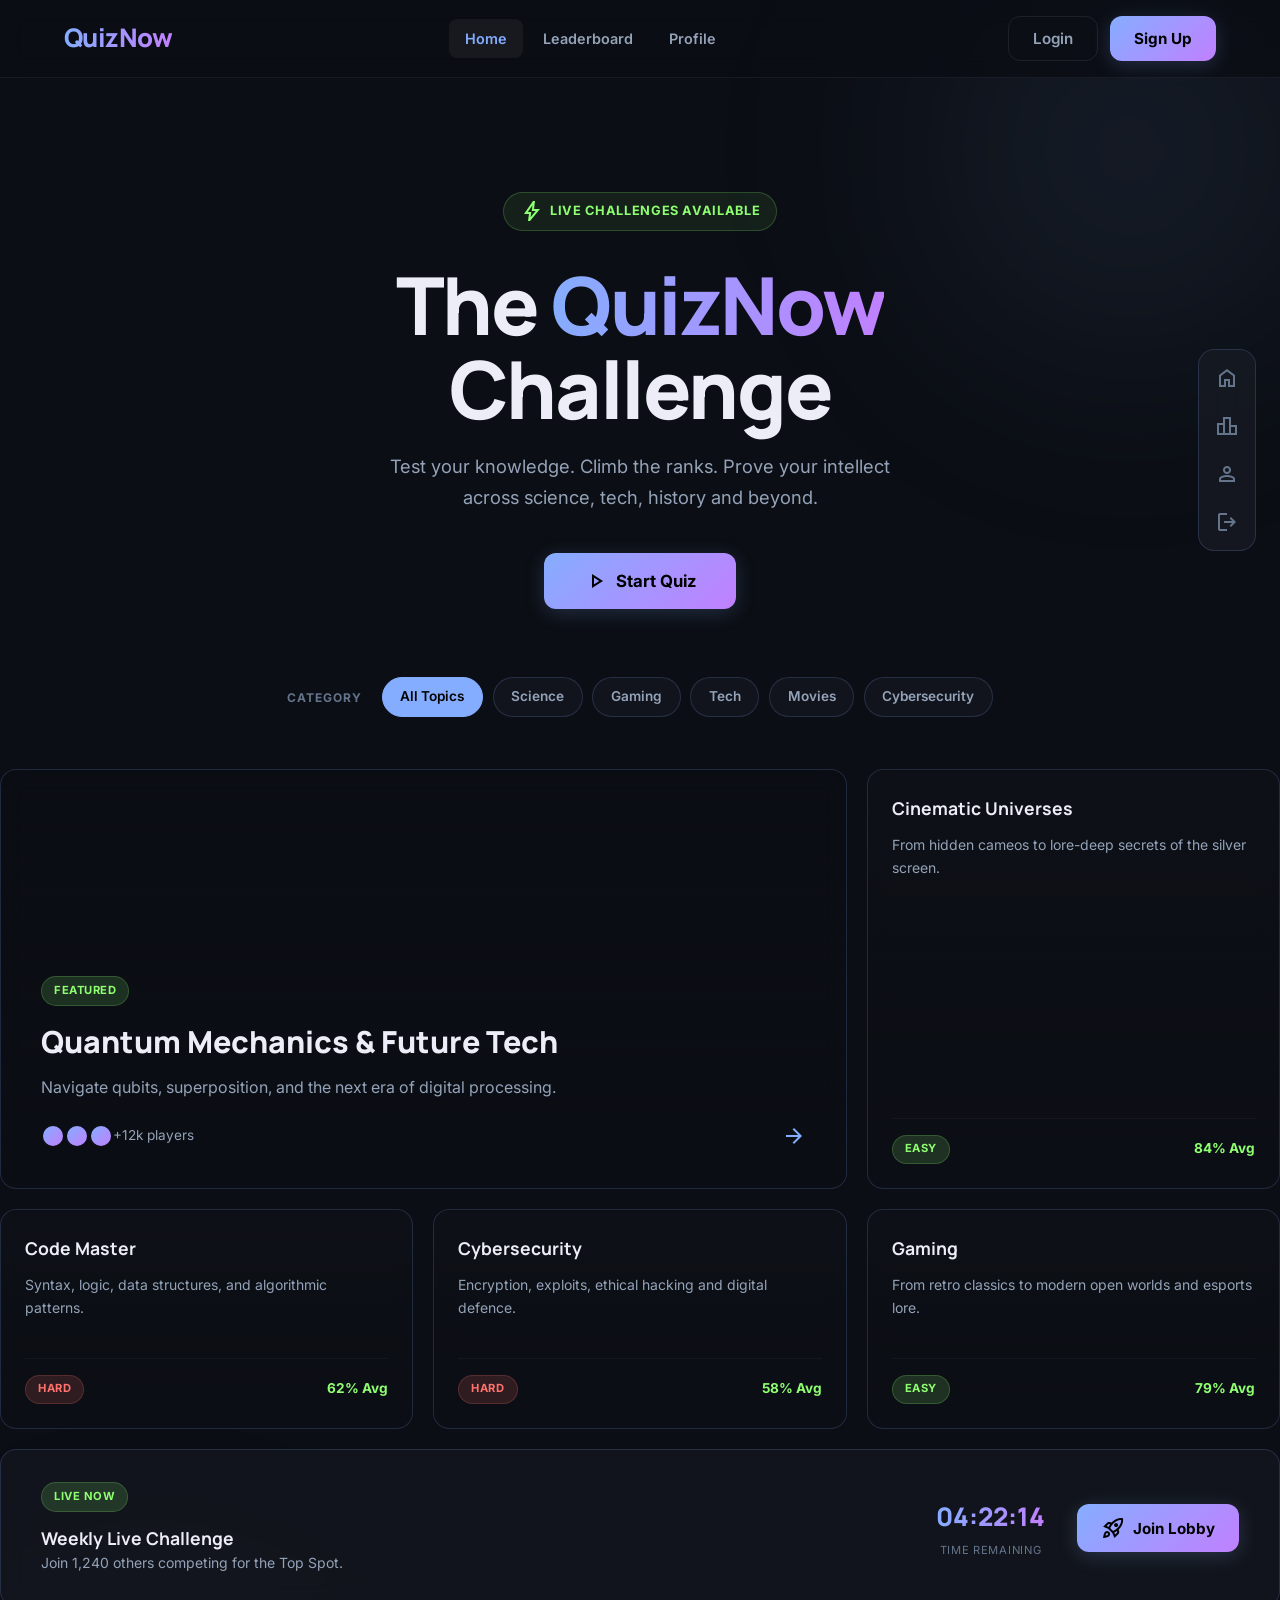
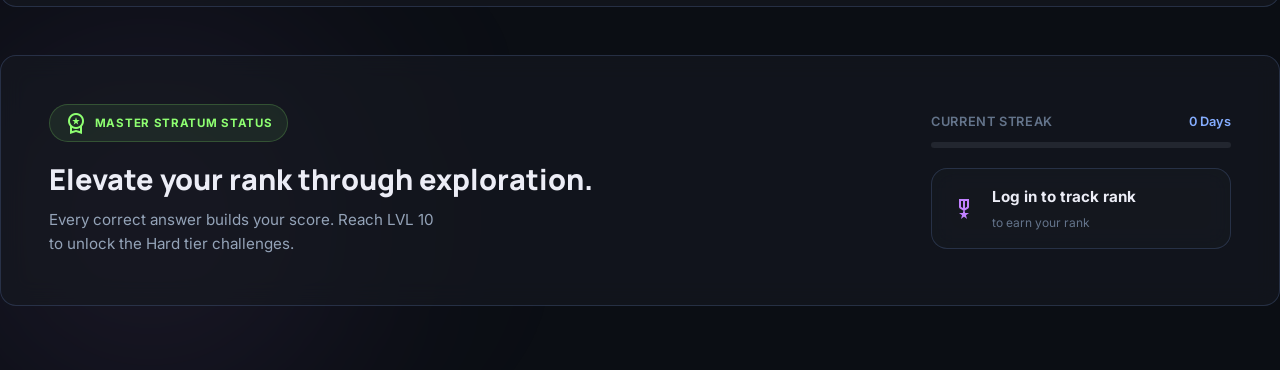
<file: index.html>
<!DOCTYPE html>
<html lang="en">

<head>
    <meta charset="UTF-8">
    <meta name="viewport" content="width=device-width, initial-scale=1.0">
    <title>QuizNow | Challenge Your Intellect</title>
    <link rel="stylesheet" href="style.css">
    <link rel="preconnect" href="https://fonts.googleapis.com">
    <link rel="preconnect" href="https://fonts.gstatic.com" crossorigin>
    <link
        href="https://fonts.googleapis.com/css2?family=Manrope:wght@400;700;800&family=Inter:wght@400;500;600;700&display=swap"
        rel="stylesheet">
    <link
        href="https://fonts.googleapis.com/css2?family=Material+Symbols+Outlined:opsz,wght,FILL,GRAD@20..48,100..700,0..1,-50..200"
        rel="stylesheet">
</head>

<body>

    <!-- Header -->
    <header id="main-header">
        <div class="container header-content">
            <a href="#" onclick="showView('home'); return false;" class="logo gradient-text">QuizNow</a>
            <nav class="desktop-nav hidden" id="desktop-nav">
                <a href="#" class="nav-link" data-view="home" onclick="showView('home'); return false;">Home</a>
                <a href="#" class="nav-link" data-view="leaderboard"
                    onclick="showView('leaderboard'); return false;">Leaderboard</a>
                <a href="#" class="nav-link" data-view="profile"
                    onclick="showView('profile'); return false;">Profile</a>
            </nav>
            <div class="header-right">
                <div class="auth-buttons" id="auth-buttons">
                    <button class="btn btn-ghost" onclick="showView('auth'); switchAuthTab('login')">Login</button>
                    <button class="btn btn-primary glow-hover" onclick="showView('auth'); switchAuthTab('signup')">Sign
                        Up</button>
                </div>
                <div class="user-info hidden" id="user-info">
                    <span class="user-pts" id="header-pts">LVL 1 &bull; 0 PTS</span>
                    <div class="header-avatar" id="header-avatar" onclick="showView('profile')" style="cursor:pointer">
                    </div>
                </div>
            </div>
        </div>
    </header>

    <main>

        <!-- HOME VIEW -->
        <section id="home-view" class="view">
            <div class="glow-blob blob-primary blob-tr"></div>
            <div class="glow-blob blob-secondary blob-bl"></div>

            <div class="container">
                <div class="hero">
                    <div class="hero-badge">
                        <span class="material-symbols-outlined">bolt</span>
                        Live Challenges Available
                    </div>
                    <h1>The <span class="gradient-text">QuizNow</span><br>Challenge</h1>
                    <p>Test your knowledge. Climb the ranks. Prove your intellect across science, tech, history and
                        beyond.</p>
                    <button class="btn btn-primary btn-large glow-hover" onclick="startQuizFromHome()">
                        <span class="material-symbols-outlined">play_arrow</span>
                        Start Quiz
                    </button>
                </div>

                <div class="filters">
                    <div class="filter-row">
                        <div class="filter-label">Category</div>
                        <div class="category-scroll" id="category-chips">
                            <div class="chip active" data-cat="all">All Topics</div>
                            <div class="chip" data-cat="science">Science</div>
                            <div class="chip" data-cat="gaming">Gaming</div>
                            <div class="chip" data-cat="tech">Tech</div>
                            <div class="chip" data-cat="movies">Movies</div>
                            <div class="chip" data-cat="cybersecurity">Cybersecurity</div>
                        </div>
                    </div>
                </div>
            </div>

            <div class="bento-grid">
                <!-- Quantum -->
                <div class="glass bento-card featured-card glow-hover" data-cat="science"
                    onclick="setCategory('science'); startQuizFromHome()">

                    <div class="featured-overlay"></div>
                    <div class="featured-content">
                        <span class="badge badge-tertiary">Featured</span>
                        <h2 class="card-title">Quantum Mechanics &amp; Future Tech</h2>
                        <p class="card-desc">Navigate qubits, superposition, and the next era of digital processing.
                        </p>
                        <div class="featured-meta">
                            <div class="participant-stack">
                                <div class="part-dot"></div>
                                <div class="part-dot"></div>
                                <div class="part-dot"></div>
                                <span>+12k players</span>
                            </div>
                            <span class="material-symbols-outlined arrow-icon">arrow_forward</span>
                        </div>
                    </div>
                </div>

                <!-- Movies -->
                <div class="glass bento-card side-card glow-hover bg-cinema" data-cat="movies" style="min-height:220px"
                    onclick="setCategory('movies'); startQuizFromHome()">

                    <h3 class="card-title-sm">Cinematic Universes</h3>
                    <p class="card-desc-sm">From hidden cameos to lore-deep secrets of the silver screen.</p>
                    <div class="card-foot">
                        <span class="badge badge-tertiary">Easy</span>
                        <span class="card-avg">84% Avg</span>
                    </div>
                </div>

                <!-- Code -->
                <div class="glass bento-card side-card glow-hover bg-code" data-cat="tech" style="min-height:220px"
                    onclick="setCategory('tech'); startQuizFromHome()">
                    <h3 class="card-title-sm">Code Master</h3>
                    <p class="card-desc-sm">Syntax, logic, data structures, and algorithmic patterns.</p>
                    <div class="card-foot">
                        <span class="badge badge-error">Hard</span>
                        <span class="card-avg">62% Avg</span>
                    </div>
                </div>

                <!-- Cybersecurity -->
                <div class="glass bento-card side-card glow-hover bg-cyber" data-cat="cybersecurity"
                    style="min-height:220px" onclick="setCategory('cybersecurity'); startQuizFromHome()">
                    <h3 class="card-title-sm">Cybersecurity</h3>
                    <p class="card-desc-sm">Encryption, exploits, ethical hacking and digital defence.</p>
                    <div class="card-foot">
                        <span class="badge badge-error">Hard</span>
                        <span class="card-avg">58% Avg</span>
                    </div>
                </div>

                <!-- Gaming -->
                <div class="glass bento-card side-card glow-hover bg-gaming" data-cat="gaming" style="min-height:220px"
                    onclick="setCategory('gaming'); startQuizFromHome()">
                    <h3 class="card-title-sm">Gaming</h3>
                    <p class="card-desc-sm">From retro classics to modern open worlds and esports lore.</p>
                    <div class="card-foot">
                        <span class="badge badge-tertiary">Easy</span>
                        <span class="card-avg">79% Avg</span>
                    </div>
                </div>

                <!-- Wide Card -->
                <div class="glass bento-card wide-card glow-hover" data-cat="all">
                    <div class="wide-card-info">
                        <span class="badge badge-tertiary">Live Now</span>
                        <h3 class="card-title-sm" style="margin-top:0.75rem">Weekly Live Challenge</h3>
                        <p class="card-desc-sm">Join 1,240 others competing for the Top Spot.</p>
                    </div>
                    <div class="wide-card-right">
                        <div class="live-timer">
                            <div class="gradient-text live-time" id="live-countdown">04:22:15</div>
                            <div class="live-label">Time Remaining</div>
                        </div>
                        <button class="btn btn-primary" onclick="startQuizFromHome()">
                            <span class="material-symbols-outlined">rocket_launch</span>
                            Join Lobby
                        </button>
                    </div>
                </div>
            </div>

            <!-- Achievement Strip -->
            <div class="glass achievement-strip">
                <div class="achievement-left">
                    <div class="ach-tag">
                        <span class="material-symbols-outlined">workspace_premium</span>
                        Master Stratum Status
                    </div>
                    <h2 class="ach-headline">Elevate your rank through exploration.</h2>
                    <p class="ach-sub">Every correct answer builds your score. Reach LVL 10 to unlock the Hard tier
                        challenges.</p>
                </div>
                <div class="achievement-right">
                    <div class="streak-info">
                        <div class="streak-row">
                            <span class="streak-label">Current Streak</span>
                            <span class="streak-val" id="home-streak">0 Days</span>
                        </div>
                        <div class="progress-track">
                            <div class="progress-bar-fill" id="home-streak-bar" style="width:0%"></div>
                        </div>
                    </div>
                    <div class="glass top-badge-card">
                        <span class="material-symbols-outlined top-badge-icon">military_tech</span>
                        <div>
                            <div class="top-badge-title" id="home-rank-label">Start playing</div>
                            <div class="top-badge-sub">to earn your rank</div>
                        </div>
                    </div>
                </div>
            </div>
            </div>
        </section>

        <!-- ========== AUTH VIEW ========== -->
        <section id="auth-view" class="view hidden auth-section">
            <div class="glow-blob blob-primary blob-tr"></div>
            <div class="glow-blob blob-secondary blob-bl"></div>
            <div class="auth-card glass-high" id="authCard">
                <div class="auth-logo-wrap">
                    <div class="logo gradient-text" style="font-size:2rem">QuizNow</div>
                    <p class="auth-tagline">Your intellect. Your rank. Your legacy.</p>
                </div>
                <div class="tab-switcher">
                    <div class="tab-indicator" id="tabIndicator"></div>
                    <button class="tab-btn active" onclick="switchAuthTab('login')">Login</button>
                    <button class="tab-btn" onclick="switchAuthTab('signup')">Sign Up</button>
                </div>
                <div class="auth-forms-wrapper">
                    <div class="auth-forms-container" id="authFormsContainer">
                        <!-- Login Form -->
                        <form id="loginForm" class="auth-form" onsubmit="handleAuth(event,'login')">
                            <div class="input-group" id="login-email-group">
                                <label>Email Address</label>
                                <div class="input-wrapper">
                                    <span class="material-symbols-outlined input-icon">mail</span>
                                    <input type="email" class="auth-input" id="login-email"
                                        placeholder="name@example.com" required>
                                </div>
                                <span class="error-msg" id="login-email-err">Please enter a valid email.</span>
                            </div>
                            <div class="input-group" id="login-pass-group">
                                <label>Password</label>
                                <div class="input-wrapper">
                                    <span class="material-symbols-outlined input-icon">lock</span>
                                    <input type="password" class="auth-input" id="login-pass"
                                        placeholder="&bull;&bull;&bull;&bull;&bull;&bull;&bull;&bull;" required>
                                    <span class="material-symbols-outlined password-toggle"
                                        onclick="togglePassword(this)">visibility_off</span>
                                </div>
                                <a href="#" class="auth-link" style="align-self:flex-end">Forgot Password?</a>
                                <span class="error-msg" id="login-pass-err">Incorrect password.</span>
                            </div>
                            <div class="auth-error-banner hidden" id="login-banner">
                                <span class="material-symbols-outlined">error</span>
                                <span id="login-banner-msg">Invalid credentials.</span>
                            </div>
                            <button type="submit" class="btn btn-primary glow-hover btn-full">
                                <span class="btn-text">Login</span>
                                <div class="spinner"></div>
                            </button>
                            <div class="divider">or continue with</div>
                            <button type="button" class="btn btn-google btn-full" onclick="handleGoogleAuth()">
                                <span class="material-symbols-outlined">account_circle</span>
                                Continue with Google
                            </button>
                        </form>
                        <!-- Signup Form -->
                        <form id="signupForm" class="auth-form" onsubmit="handleAuth(event,'signup')">
                            <div class="input-group" id="signup-user-group">
                                <label>Username</label>
                                <div class="input-wrapper">
                                    <span class="material-symbols-outlined input-icon">person</span>
                                    <input type="text" class="auth-input" id="signup-user"
                                        placeholder="Choose a username" required minlength="3">
                                </div>
                                <span class="error-msg" id="signup-user-err">Username must be at least 3
                                    characters.</span>
                            </div>
                            <div class="input-group" id="signup-email-group">
                                <label>Email Address</label>
                                <div class="input-wrapper">
                                    <span class="material-symbols-outlined input-icon">mail</span>
                                    <input type="email" class="auth-input" id="signup-email"
                                        placeholder="name@example.com" required>
                                </div>
                                <span class="error-msg" id="signup-email-err">Please enter a valid email.</span>
                            </div>
                            <div class="input-group" id="signup-pass-group">
                                <label>Password</label>
                                <div class="input-wrapper">
                                    <span class="material-symbols-outlined input-icon">lock</span>
                                    <input type="password" class="auth-input" id="signup-pass"
                                        placeholder="&bull;&bull;&bull;&bull;&bull;&bull;&bull;&bull;" required
                                        minlength="6">
                                    <span class="material-symbols-outlined password-toggle"
                                        onclick="togglePassword(this)">visibility_off</span>
                                </div>
                                <span class="error-msg" id="signup-pass-err">Password must be at least 6
                                    characters.</span>
                            </div>
                            <div class="input-group" id="signup-confirm-group">
                                <label>Confirm Password</label>
                                <div class="input-wrapper">
                                    <span class="material-symbols-outlined input-icon">lock_reset</span>
                                    <input type="password" class="auth-input" id="signup-confirm"
                                        placeholder="&bull;&bull;&bull;&bull;&bull;&bull;&bull;&bull;" required>
                                    <span class="material-symbols-outlined password-toggle"
                                        onclick="togglePassword(this)">visibility_off</span>
                                </div>
                                <span class="error-msg" id="signup-confirm-err">Passwords do not match.</span>
                            </div>
                            <div class="auth-error-banner hidden" id="signup-banner">
                                <span class="material-symbols-outlined">error</span>
                                <span id="signup-banner-msg">Something went wrong.</span>
                            </div>
                            <button type="submit" class="btn btn-primary glow-hover btn-full">
                                <span class="btn-text">Create Account</span>
                                <div class="spinner"></div>
                            </button>
                            <div class="divider">or continue with</div>
                            <button type="button" class="btn btn-google btn-full" onclick="handleGoogleAuth()">
                                <span class="material-symbols-outlined">account_circle</span>
                                Continue with Google
                            </button>
                        </form>
                    </div>
                </div>
            </div>
        </section>

        <!-- ========== QUIZ VIEW ========== -->
        <section id="quiz-view" class="view hidden quiz-section">
            <div class="container quiz-container-wrap">
                <div class="glass-high quiz-container">
                    <div class="glow-blob blob-primary"
                        style="top:-200px;right:-200px;width:400px;height:400px;opacity:0.3"></div>
                    <div class="glow-blob blob-secondary"
                        style="bottom:-200px;left:-200px;width:400px;height:400px;opacity:0.3"></div>

                    <!-- Top Bar -->
                    <div class="quiz-top-bar">
                        <button class="exit-btn" onclick="toggleExitModal(true)">
                            <span class="material-symbols-outlined">close</span>
                        </button>
                        <div class="progress-info">
                            <div class="progress-labels">
                                <span id="progress-text">Question 1 of 10</span>
                                <span id="progress-pct" class="gradient-text">10%</span>
                            </div>
                            <div class="progress-track">
                                <div class="progress-bar-fill" id="progress-bar" style="width:10%"></div>
                            </div>
                        </div>
                        <div class="timer-pill" id="timer-pill">
                            <span class="material-symbols-outlined">timer</span>
                            <span id="timer-text">30s</span>
                        </div>
                    </div>

                    <!-- Score display -->
                    <div class="quiz-score-row">
                        <div class="score-chip">
                            <span class="material-symbols-outlined">stars</span>
                            <span id="live-score">0 pts</span>
                        </div>
                        <div class="streak-chip" id="streak-chip">
                            <span class="material-symbols-outlined">local_fire_department</span>
                            <span id="live-streak">0 streak</span>
                        </div>
                    </div>

                    <!-- Question -->
                    <div class="question-block">
                        <div class="question-category-tag" id="question-cat-tag">General</div>
                        <div class="question-text" id="question-display">Loading question...</div>
                    </div>

                    <!-- Options -->
                    <div class="options-grid" id="options-grid"></div>

                    <!-- Explanation -->
                    <div class="explanation-panel" id="explanation-panel">
                        <div class="explanation-header">
                            <span class="material-symbols-outlined">lightbulb</span>
                            <strong>Explanation</strong>
                        </div>
                        <p class="explanation-text" id="explanation-text"></p>
                    </div>

                    <!-- Footer -->
                    <div class="quiz-footer">
                        <div class="bonus-text">
                            <span class="material-symbols-outlined">bolt</span>
                            Answer in under 15s for bonus points!
                        </div>
                        <button class="btn btn-primary glow-hover" id="next-btn" onclick="nextQuestion()" disabled>
                            Next Question
                            <span class="material-symbols-outlined">arrow_forward</span>
                        </button>
                    </div>
                </div>
            </div>
        </section>

        <!-- ========== RESULTS VIEW ========== -->
        <section id="results-view" class="view hidden">
            <div class="glow-blob blob-primary blob-tr"></div>
            <div class="glow-blob blob-secondary blob-bl"></div>
            <div class="container">
                <div class="results-layout">
                    <!-- Main Column -->
                    <div class="results-main">
                        <!-- Hero Score Card -->
                        <div class="glass-high results-hero">
                            <div class="donut-wrap">
                                <div class="donut-ring" id="donut-ring">
                                    <div class="donut-inner">
                                        <span class="donut-pct" id="donut-pct">0%</span>
                                        <span class="donut-label">Accuracy</span>
                                    </div>
                                </div>
                            </div>
                            <div class="results-hero-info">
                                <h1 class="results-title" id="results-title">Quiz Complete!</h1>
                                <p class="results-subtitle" id="results-subtitle">Here's how you did.</p>
                                <div class="results-chips">
                                    <div class="result-chip">
                                        <span class="result-chip-val" id="res-time">0s</span>
                                        <span class="result-chip-label">Time</span>
                                    </div>
                                    <div class="result-chip">
                                        <span class="result-chip-val" id="res-correct"
                                            style="color:var(--tertiary)">0/10</span>
                                        <span class="result-chip-label">Correct</span>
                                    </div>
                                    <div class="result-chip">
                                        <span class="result-chip-val" id="res-streak"
                                            style="color:var(--secondary)">0</span>
                                        <span class="result-chip-label">Best Streak</span>
                                    </div>
                                    <div class="result-chip">
                                        <span class="result-chip-val" id="res-pts"
                                            style="color:var(--primary)">+0</span>
                                        <span class="result-chip-label">Points Earned</span>
                                    </div>
                                </div>
                            </div>
                        </div>

                        <!-- Per-question Review -->
                        <div class="review-header">
                            <h2 class="section-title"><span class="material-symbols-outlined">analytics</span>
                                Performance Review</h2>
                            <span class="review-sub">All questions analyzed</span>
                        </div>
                        <div id="review-list" class="review-list"></div>
                    </div>

                    <!-- Sidebar -->
                    <aside class="results-sidebar">
                        <!-- Leaderboard -->
                        <div class="glass-high sidebar-card">
                            <div class="sidebar-card-header">
                                <h3>Global Rankings</h3>
                                <span class="material-symbols-outlined">leaderboard</span>
                            </div>
                            <div id="results-leaderboard-list" class="mini-lb-list"></div>
                            <button class="btn btn-secondary btn-full" style="margin-top:1.5rem"
                                onclick="showView('leaderboard')">
                                View Full Rankings
                            </button>
                        </div>

                        <!-- Restart Card -->
                        <div class="restart-card">
                            <div class="restart-card-inner glass-high">
                                <span class="material-symbols-outlined restart-icon">rocket_launch</span>
                                <h3 class="restart-title">Ready to Ascend?</h3>
                                <p class="restart-sub">Beat your score and climb the ranks.</p>
                                <button class="btn btn-primary glow-hover btn-full btn-large" onclick="restartQuiz()">
                                    <span class="material-symbols-outlined">replay</span>
                                    Restart Quiz
                                </button>
                                <button class="btn btn-ghost btn-full" onclick="showView('home')"
                                    style="margin-top:0.75rem">
                                    Back to Home
                                </button>
                            </div>
                        </div>
                    </aside>
                </div>
            </div>
        </section>

        <!-- ========== LEADERBOARD VIEW ========== -->
        <section id="leaderboard-view" class="view hidden">
            <div class="glow-blob blob-primary blob-tr"></div>
            <div class="container">
                <div class="leaderboard-header">
                    <h1><span class="gradient-text">Global Leaderboard</span></h1>
                    <p>Top minds across the QuizNow universe</p>
                </div>

                <!-- Podium -->
                <div class="podium-container" id="podium-container"></div>

                <div class="lb-body">
                    <!-- Rankings Table -->
                    <div class="glass-high rankings-panel">
                        <div class="rankings-table-wrap">
                            <table class="rankings-table">
                                <thead>
                                    <tr>
                                        <th>Rank</th>
                                        <th>Player</th>
                                        <th>Score</th>
                                        <th>Accuracy</th>
                                        <th>Streak</th>
                                        <th>Category</th>
                                    </tr>
                                </thead>
                                <tbody id="lb-table-body"></tbody>
                            </table>
                        </div>
                        <div class="load-more-wrap">
                            <button class="btn btn-secondary" onclick="loadMoreLeaderboard()">Load More</button>
                        </div>
                    </div>

                    <!-- Personal Stats -->
                    <aside class="glass-high personal-stats">
                        <h3 class="sidebar-card-title">Your Stats</h3>
                        <div class="ps-item">
                            <span class="ps-label">Global Rank</span>
                            <span class="ps-val gradient-text" id="ps-rank">#--</span>
                        </div>
                        <div class="ps-item">
                            <span class="ps-label">Total Score</span>
                            <span class="ps-val" id="ps-score">0</span>
                        </div>
                        <div class="ps-item">
                            <span class="ps-label">Best Streak</span>
                            <span class="ps-val" id="ps-streak">0</span>
                        </div>
                        <div class="ps-item">
                            <span class="ps-label">Quizzes Done</span>
                            <span class="ps-val" id="ps-count">0</span>
                        </div>
                        <div class="ps-milestone">
                            <span class="ps-label">Next Milestone</span>
                            <div class="progress-track" style="margin-top:0.75rem">
                                <div class="progress-bar-fill" id="ps-milestone-bar" style="width:0%"></div>
                            </div>
                            <div class="milestone-labels">
                                <span>Current</span>
                                <span>Pro Level</span>
                            </div>
                        </div>
                        <button class="btn btn-primary btn-full" style="margin-top:1.5rem"
                            onclick="showView('profile')">
                            View Profile
                        </button>
                    </aside>
                </div>
            </div>
        </section>

        <!-- ========== PROFILE VIEW ========== -->
        <section id="profile-view" class="view hidden">
            <div class="glow-blob blob-primary blob-tr"></div>
            <div class="glow-blob blob-secondary blob-bl"></div>
            <div class="container">
                <!-- Profile Hero -->
                <div class="glass-high profile-hero">
                    <div class="profile-avatar-lg" id="profile-avatar-lg"></div>
                    <div class="profile-details">
                        <h1 class="profile-name" id="profile-name">Username</h1>
                        <div class="profile-lvl-row">
                            <span class="lvl-badge" id="profile-lvl-badge">LVL 1</span>
                            <div class="xp-bar-wrap">
                                <div class="xp-labels">
                                    <span id="xp-cur">0 XP</span>
                                    <span id="xp-max">5000 XP</span>
                                </div>
                                <div class="progress-track">
                                    <div class="progress-bar-fill" id="xp-bar" style="width:0%"></div>
                                </div>
                            </div>
                        </div>
                        <div class="profile-meta-row">
                            <span class="meta-chip"><span class="material-symbols-outlined">calendar_today</span><span
                                    id="profile-join">Joined March 2026</span></span>
                            <span class="meta-chip"><span class="material-symbols-outlined">quiz</span><span
                                    id="profile-quiz-count">0 Quizzes</span></span>
                        </div>
                    </div>
                    <div class="profile-actions">
                        <button class="btn btn-secondary btn-sm">
                            <span class="material-symbols-outlined">edit</span> Edit Profile
                        </button>
                        <button class="btn btn-ghost btn-sm logout-btn" onclick="toggleLogoutModal(true)">
                            <span class="material-symbols-outlined">logout</span> Logout
                        </button>
                    </div>
                </div>

                <!-- Stats Grid -->
                <div class="stats-grid">
                    <div class="glass-high stat-card">
                        <span class="stat-val primary-val" id="p-total-score">0</span>
                        <span class="stat-lbl">Total Score</span>
                    </div>
                    <div class="glass-high stat-card">
                        <span class="stat-val secondary-val" id="p-accuracy">0%</span>
                        <span class="stat-lbl">Accuracy</span>
                    </div>
                    <div class="glass-high stat-card">
                        <span class="stat-val tertiary-val" id="p-streak">0</span>
                        <span class="stat-lbl">Best Streak</span>
                    </div>
                    <div class="glass-high stat-card">
                        <span class="stat-val gold-val" id="p-rank">#--</span>
                        <span class="stat-lbl">Global Rank</span>
                    </div>
                </div>

                <!-- Achievements -->
                <h3 class="section-title">
                    <span class="material-symbols-outlined">military_tech</span> Achievements
                </h3>
                <div class="achievements-row" id="achievements-list"></div>

                <!-- Quiz History -->
                <h3 class="section-title" style="margin-top:3rem">
                    <span class="material-symbols-outlined">history</span> Quiz History
                </h3>
                <div class="glass-high history-panel">
                    <div id="history-list"></div>
                </div>
            </div>
        </section>

    </main>

    <!-- BOTTOM NAV (mobile) -->
    <nav class="bottom-nav" id="bottom-nav">
        <a href="#" class="nav-item" data-view="home" onclick="showView('home'); return false;">
            <span class="material-symbols-outlined">home</span>
            <span>Home</span>
        </a>
        <a href="#" class="nav-item" data-view="leaderboard" onclick="showView('leaderboard'); return false;">
            <span class="material-symbols-outlined">leaderboard</span>
            <span>Ranks</span>
        </a>
        <a href="#" class="nav-item" data-view="profile" onclick="showView('profile'); return false;">
            <span class="material-symbols-outlined">person</span>
            <span>Profile</span>
        </a>
    </nav>

    <!-- SIDE NAV (desktop) -->
    <div class="side-nav" id="side-nav">
        <button class="side-btn" title="Home" onclick="showView('home')"><span
                class="material-symbols-outlined">home</span></button>
        <button class="side-btn" title="Leaderboard" onclick="showView('leaderboard')"><span
                class="material-symbols-outlined">leaderboard</span></button>
        <button class="side-btn" title="Profile" onclick="showView('profile')"><span
                class="material-symbols-outlined">person</span></button>
        <button class="side-btn" title="Exit Quiz" onclick="toggleExitModal(true)"><span
                class="material-symbols-outlined">logout</span></button>
    </div>

    <!-- EXIT MODAL -->
    <div class="modal-overlay hidden" id="exit-modal">
        <div class="glass-high modal-box">
            <span class="material-symbols-outlined modal-icon" style="color:var(--error)">warning</span>
            <h2 class="modal-title">Quit Quiz?</h2>
            <p class="modal-desc">Your progress will be lost. Are you sure?</p>
            <div class="modal-actions">
                <button class="btn btn-ghost" onclick="toggleExitModal(false)">Keep Playing</button>
                <button class="btn btn-primary" onclick="exitQuiz()"
                    style="background:var(--error);box-shadow:0 4px 15px rgba(255,113,108,0.3)">Exit Quiz</button>
            </div>
        </div>
    </div>

    <!-- LOGOUT MODAL -->
    <div class="modal-overlay hidden" id="logout-modal">
        <div class="glass-high modal-box">
            <span class="material-symbols-outlined modal-icon" style="color:var(--error)">logout</span>
            <h2 class="modal-title">Sign Out?</h2>
            <p class="modal-desc">Are you sure you want to logout of QuizNow?</p>
            <div class="modal-actions">
                <button class="btn btn-ghost" onclick="toggleLogoutModal(false)">Cancel</button>
                <button class="btn btn-primary" onclick="handleLogout()"
                    style="background:var(--error);box-shadow:0 4px 15px rgba(255,113,108,0.3)">Logout</button>
            </div>
        </div>
    </div>

    <!-- TOAST -->
    <div class="toast hidden" id="toast">
        <span class="material-symbols-outlined" id="toast-icon">check_circle</span>
        <span id="toast-msg">Success!</span>
    </div>

    <script src="script.js"></script>
</body>

</html>
</file>
<file: style.css>
/* ==========================================
   QUIZNOW - COMPLETE STYLESHEET
   ========================================== */

:root {
    --bg: #0b0e14;
    --surface: #0f1219;
    --surface-container: #161a21;
    --surface-high: #1c2028;
    --surface-highest: #22262f;
    --primary: #85adff;
    --primary-dim: #5191ff;
    --secondary: #c180ff;
    --tertiary: #8eff71;
    --error: #ff716c;
    --gold: #fbbf24;
    --silver: #94a3b8;
    --bronze: #b45309;
    --text: #ecedf6;
    --text-muted: #94a3b8;
    --text-faint: #64748b;
    --glass-bg: rgba(22, 26, 33, 0.65);
    --glass-bg-high: rgba(22, 26, 33, 0.88);
    --glass-border: rgba(133, 173, 255, 0.18);
    --font-head: 'Manrope', sans-serif;
    --font-body: 'Inter', sans-serif;
    --ease: cubic-bezier(0.4, 0, 0.2, 1);
    --transition: all 0.3s var(--ease);
    --radius: 1rem;
    --radius-sm: 0.75rem;
    --radius-full: 9999px;
}

/* ========== RESET ========== */
*,
*::before,
*::after {
    margin: 0;
    padding: 0;
    box-sizing: border-box;
    -webkit-font-smoothing: antialiased;
}

html {
    scroll-behavior: smooth;
}

body {
    background: var(--bg);
    color: var(--text);
    font-family: var(--font-body);
    min-height: 100vh;
    overflow-x: hidden;
    line-height: 1.6;
}

a {
    text-decoration: none;
}

/* ========== UTILITIES ========== */
.hidden {
    display: none !important;
}

.container {
    max-width: 1200px;
    margin: 0 auto;
    padding: 0 1.5rem;
}

.gradient-text {
    background: linear-gradient(90deg, var(--primary), var(--secondary));
    -webkit-background-clip: text;
    -webkit-text-fill-color: transparent;
    background-clip: text;
}

.glass {
    background: var(--glass-bg);
    backdrop-filter: blur(12px);
    -webkit-backdrop-filter: blur(12px);
    border: 0.5px solid var(--glass-border);
    border-radius: var(--radius);
}

.glass-high {
    background: var(--glass-bg-high);
    backdrop-filter: blur(20px);
    -webkit-backdrop-filter: blur(20px);
    border: 1px solid var(--glass-border);
    border-radius: var(--radius);
}

.glow-hover {
    transition: var(--transition);
}

.glow-hover:hover {
    box-shadow: 0 0 24px rgba(133, 173, 255, 0.25);
    transform: translateY(-2px);
}

.glow-blob {
    position: absolute;
    border-radius: 50%;
    filter: blur(100px);
    pointer-events: none;
    z-index: 0;
}

.blob-primary {
    background: radial-gradient(circle, rgba(133, 173, 255, 0.12) 0%, transparent 70%);
    width: 600px;
    height: 600px;
}

.blob-secondary {
    background: radial-gradient(circle, rgba(193, 128, 255, 0.12) 0%, transparent 70%);
    width: 600px;
    height: 600px;
}

.blob-tr {
    top: -150px;
    right: -150px;
}

.blob-bl {
    bottom: -150px;
    left: -150px;
}

/* ========== BUTTONS ========== */
.btn {
    display: inline-flex;
    align-items: center;
    justify-content: center;
    gap: 0.5rem;
    padding: 0.75rem 1.5rem;
    border-radius: var(--radius-sm);
    font-family: var(--font-body);
    font-weight: 600;
    font-size: 0.95rem;
    cursor: pointer;
    border: none;
    transition: var(--transition);
    position: relative;
    overflow: hidden;
}

.btn:active {
    transform: scale(0.97);
}

.btn:disabled {
    opacity: 0.5;
    cursor: not-allowed;
    transform: none !important;
}

.btn-primary {
    background: linear-gradient(135deg, var(--primary), var(--secondary));
    color: #000;
    font-weight: 700;
    box-shadow: 0 4px 20px rgba(133, 173, 255, 0.2);
}

.btn-primary:hover:not(:disabled) {
    box-shadow: 0 6px 30px rgba(133, 173, 255, 0.4);
    transform: translateY(-2px);
}

.btn-secondary {
    background: var(--surface-high);
    color: var(--text);
    border: 1px solid rgba(255, 255, 255, 0.08);
}

.btn-secondary:hover {
    background: var(--surface-highest);
}

.btn-ghost {
    background: transparent;
    color: var(--text-muted);
    border: 1px solid rgba(255, 255, 255, 0.08);
}

.btn-ghost:hover {
    color: var(--text);
    background: rgba(255, 255, 255, 0.04);
}

.btn-google {
    background: var(--surface-high);
    color: var(--text);
    border: 1px solid rgba(255, 255, 255, 0.08);
}

.btn-google:hover {
    background: var(--surface-highest);
}

.btn-large {
    padding: 1rem 2.5rem;
    font-size: 1.05rem;
}

.btn-full {
    width: 100%;
}

.btn-sm {
    padding: 0.55rem 1rem;
    font-size: 0.85rem;
}

/* Spinner inside btn */
.spinner {
    width: 18px;
    height: 18px;
    border: 2px solid rgba(0, 0, 0, 0.2);
    border-top-color: #000;
    border-radius: 50%;
    animation: spin 0.7s linear infinite;
    display: none;
}

.btn-loading .spinner {
    display: block;
}

.btn-loading .btn-text {
    display: none;
}

@keyframes spin {
    to {
        transform: rotate(360deg);
    }
}

/* ========== BADGES ========== */
.badge {
    display: inline-flex;
    align-items: center;
    gap: 0.3rem;
    padding: 0.3rem 0.75rem;
    border-radius: var(--radius-full);
    font-size: 0.7rem;
    font-weight: 700;
    text-transform: uppercase;
    letter-spacing: 0.05em;
}

.badge-primary {
    background: rgba(133, 173, 255, 0.15);
    color: var(--primary);
    border: 1px solid rgba(133, 173, 255, 0.2);
}

.badge-secondary {
    background: rgba(193, 128, 255, 0.15);
    color: var(--secondary);
    border: 1px solid rgba(193, 128, 255, 0.2);
}

.badge-tertiary {
    background: rgba(142, 255, 113, 0.15);
    color: var(--tertiary);
    border: 1px solid rgba(142, 255, 113, 0.2);
}

.badge-error {
    background: rgba(255, 113, 108, 0.15);
    color: var(--error);
    border: 1px solid rgba(255, 113, 108, 0.2);
}

/* ========== PROGRESS ========== */
.progress-track {
    height: 6px;
    background: var(--surface-highest);
    border-radius: var(--radius-full);
    overflow: hidden;
}

.progress-bar-fill {
    height: 100%;
    background: linear-gradient(90deg, var(--tertiary), #4ade80);
    border-radius: var(--radius-full);
    transition: width 0.6s var(--ease);
    box-shadow: 0 0 8px rgba(142, 255, 113, 0.4);
}

/* ========== HEADER ========== */
header {
    position: fixed;
    top: 0;
    left: 0;
    right: 0;
    z-index: 100;
    padding: 1rem 0;
    background: rgba(11, 14, 20, 0.85);
    backdrop-filter: blur(12px);
    border-bottom: 1px solid rgba(255, 255, 255, 0.06);
}

.header-content {
    display: flex;
    align-items: center;
    justify-content: space-between;
    gap: 1rem;
}

.logo {
    font-family: var(--font-head);
    font-size: 1.6rem;
    font-weight: 800;
    letter-spacing: -0.02em;
}

.desktop-nav {
    display: flex;
    gap: 0.25rem;
}

.nav-link {
    padding: 0.5rem 1rem;
    border-radius: 0.5rem;
    color: var(--text-muted);
    font-weight: 600;
    font-size: 0.9rem;
    transition: var(--transition);
}

.nav-link:hover,
.nav-link.active {
    color: var(--text);
    background: rgba(255, 255, 255, 0.05);
}

.nav-link.active {
    color: var(--primary);
}

.header-right {
    display: flex;
    align-items: center;
    gap: 1rem;
}

.auth-buttons {
    display: flex;
    gap: 0.75rem;
}

.user-info {
    display: flex;
    align-items: center;
    gap: 0.75rem;
}

.user-pts {
    color: var(--primary);
    font-weight: 700;
    font-size: 0.9rem;
}

.header-avatar {
    width: 38px;
    height: 38px;
    border-radius: 50%;
    background: linear-gradient(135deg, var(--primary), var(--secondary));
    display: flex;
    align-items: center;
    justify-content: center;
    font-family: var(--font-head);
    font-weight: 800;
    font-size: 0.85rem;
    color: #000;
    border: 2px solid rgba(133, 173, 255, 0.3);
}

/* ========== VIEWS ========== */
.view {
    position: relative;
    min-height: 100vh;
    overflow: hidden;
}

/* ========== HOME VIEW ========== */
#home-view {
    padding-top: 5rem;
}

.hero {
    text-align: center;
    padding: 7rem 0 4rem;
    position: relative;
}

.hero-badge {
    display: inline-flex;
    align-items: center;
    gap: 0.4rem;
    padding: 0.4rem 1rem;
    background: rgba(142, 255, 113, 0.08);
    border: 1px solid rgba(142, 255, 113, 0.2);
    border-radius: var(--radius-full);
    color: var(--tertiary);
    font-size: 0.8rem;
    font-weight: 700;
    text-transform: uppercase;
    letter-spacing: 0.05em;
    margin-bottom: 2rem;
}

.hero h1 {
    font-family: var(--font-head);
    font-size: clamp(2.2rem, 10vw, 5rem);
    font-weight: 800;
    line-height: 1.05;
    letter-spacing: -0.03em;
    margin-bottom: 1.25rem;
}

.hero p {
    color: var(--text-muted);
    font-size: 1.15rem;
    max-width: 560px;
    margin: 0 auto 2.5rem;
    line-height: 1.7;
}

/* Filters */
.filters {
    display: flex;
    flex-direction: column;
    gap: 1.25rem;
    margin-bottom: 3rem;
    align-items: center;
}

.filter-row {
    display: flex;
    align-items: center;
    gap: 1.25rem;
    flex-wrap: wrap;
    justify-content: center;
}

.filter-label {
    font-size: 0.75rem;
    font-weight: 700;
    text-transform: uppercase;
    letter-spacing: 0.08em;
    color: var(--text-faint);
    white-space: nowrap;
}

.category-scroll {
    display: flex;
    gap: 0.6rem;
    overflow-x: auto;
    scrollbar-width: none;
    padding: 0.25rem 1.5rem;
    margin: 0 -1.5rem;
    -webkit-overflow-scrolling: touch;
}

.category-scroll::-webkit-scrollbar {
    display: none;
}

.chip {
    padding: 0.5rem 1.1rem;
    border-radius: var(--radius-full);
    font-size: 0.85rem;
    font-weight: 600;
    cursor: pointer;
    white-space: nowrap;
    transition: var(--transition);
    background: var(--glass-bg);
    border: 1px solid var(--glass-border);
    color: var(--text-muted);
}

.chip:hover {
    color: var(--text);
    border-color: rgba(133, 173, 255, 0.3);
}

.chip.active {
    background: var(--primary);
    color: #000;
    border-color: var(--primary);
}

.difficulty-toggle {
    display: flex;
    background: var(--surface-container);
    padding: 0.25rem;
    border-radius: var(--radius-sm);
    border: 1px solid rgba(255, 255, 255, 0.05);
}

.toggle-btn {
    padding: 0.45rem 1.25rem;
    border: none;
    background: transparent;
    color: var(--text-faint);
    font-weight: 600;
    font-size: 0.85rem;
    cursor: pointer;
    border-radius: 0.5rem;
    transition: var(--transition);
}

.toggle-btn.active {
    background: var(--surface-high);
    color: var(--text);
}

/* Bento Grid */
.bento-grid {
    display: grid;
    grid-template-columns: repeat(12, 1fr);
    gap: 1.25rem;
    margin-bottom: 3rem;
}

.bento-card {
    cursor: pointer;
    transition: var(--transition);
    overflow: hidden;
    position: relative;
}

.bento-card:hover {
    transform: translateY(-3px);
}

.featured-card {
    grid-column: span 8;
    min-height: 420px;
    display: flex;
    flex-direction: column;
    justify-content: flex-end;
    background: linear-gradient(to top, rgba(11, 14, 20, 0.95) 0%, rgba(11, 14, 20, 0.6) 50%, transparent 100%),
        url('https://images.unsplash.com/photo-1635070041078-e363dbe005cb?auto=format&fit=crop&q=80&w=1200') center/cover;
}

.featured-content {
    padding: 2.5rem;
    position: relative;
    z-index: 2;
}

.featured-content h2 {
    font-family: var(--font-head);
    font-size: 1.9rem;
    font-weight: 800;
    margin: 0.75rem 0 0.5rem;
}

.featured-content p {
    color: var(--text-muted);
    margin-bottom: 1.5rem;
}

.featured-meta {
    display: flex;
    align-items: center;
    justify-content: space-between;
}

.participant-stack {
    display: flex;
    align-items: center;
    gap: 0.5rem;
    color: var(--text-muted);
    font-size: 0.85rem;
}

.part-dot {
    width: 24px;
    height: 24px;
    border-radius: 50%;
    background: linear-gradient(135deg, var(--primary), var(--secondary));
    border: 2px solid var(--bg);
    margin-right: -8px;
}

.arrow-icon {
    color: var(--primary);
    font-size: 1.5rem;
    transition: transform 0.3s;
}

.featured-card:hover .arrow-icon {
    transform: translateX(4px);
}

.side-card {
    grid-column: span 4;
    padding: 1.75rem;
    display: flex;
    flex-direction: column;
    gap: 0.75rem;
}

.icon-box {
    width: 44px;
    height: 44px;
    border-radius: 0.75rem;
    background: rgba(133, 173, 255, 0.1);
    display: flex;
    align-items: center;
    justify-content: center;
    color: var(--primary);
    margin-bottom: 0.25rem;
}

.secondary-icon {
    background: rgba(193, 128, 255, 0.1);
    color: var(--secondary);
}

.card-title-sm {
    font-family: var(--font-head);
    font-size: 1.1rem;
    font-weight: 700;

}

.card-desc-sm {
    color: var(--text-muted);
    font-size: 0.875rem;
    flex: 1;
}

.card-foot {
    display: flex;
    justify-content: space-between;
    align-items: center;
    margin-top: auto;
    padding-top: 1rem;
    border-top: 1px solid rgba(255, 255, 255, 0.04);
}

.card-avg {
    font-weight: 700;
    color: var(--tertiary);
    font-size: 0.85rem;
}

.wide-card {
    grid-column: span 12;
    padding: 2rem 2.5rem;
    display: flex;
    align-items: center;
    justify-content: space-between;
    gap: 2rem;
}

.wide-card-info {
    flex: 1;
}

.wide-card-right {
    display: flex;
    align-items: center;
    gap: 2rem;
    flex-shrink: 0;
}

.live-timer {
    text-align: center;
}

.live-time {
    font-family: var(--font-head);
    font-size: 1.6rem;
    font-weight: 800;
}

.live-label {
    font-size: 0.7rem;
    color: var(--text-faint);
    text-transform: uppercase;
    letter-spacing: 0.06em;
    margin-top: 0.25rem;
}

/* Achievement Strip */
.achievement-strip {
    padding: 3rem;
    display: flex;
    align-items: center;
    gap: 4rem;
    margin-bottom: 4rem;
    position: relative;
    overflow: hidden;
}

.achievement-left {
    flex: 1;
}

.ach-tag {
    display: inline-flex;
    align-items: center;
    gap: 0.4rem;
    padding: 0.35rem 0.9rem;
    background: rgba(142, 255, 113, 0.08);
    border: 1px solid rgba(142, 255, 113, 0.2);
    border-radius: var(--radius-full);
    color: var(--tertiary);
    font-size: 0.72rem;
    font-weight: 700;
    text-transform: uppercase;
    letter-spacing: 0.06em;
    margin-bottom: 1.25rem;
}

.ach-headline {
    font-family: var(--font-head);
    font-size: 1.8rem;
    font-weight: 800;
    line-height: 1.2;
    margin-bottom: 0.75rem;
}

.ach-sub {
    color: var(--text-muted);
    font-size: 0.95rem;
    max-width: 400px;
}

.achievement-right {
    width: 300px;
    flex-shrink: 0;
    display: flex;
    flex-direction: column;
    gap: 1.25rem;
}

.streak-row {
    display: flex;
    justify-content: space-between;
    margin-bottom: 0.6rem;
    font-size: 0.8rem;
    font-weight: 600;
}

.streak-label {
    color: var(--text-faint);
    text-transform: uppercase;
    letter-spacing: 0.05em;
}

.streak-val {
    color: var(--primary);
}

.top-badge-card {
    display: flex;
    align-items: center;
    gap: 1rem;
    padding: 1rem 1.25rem;
}

.top-badge-icon {
    color: var(--secondary);
    font-size: 1.75rem;
}

.top-badge-title {
    font-weight: 700;
    font-size: 0.95rem;
}

.top-badge-sub {
    color: var(--text-faint);
    font-size: 0.75rem;
    margin-top: 0.2rem;
}

/* ========== AUTH VIEW ========== */
.auth-section {
    display: flex;
    align-items: center;
    justify-content: center;
    padding: 5rem 1.5rem 2rem;
}

.auth-card {
    width: 100%;
    max-width: 460px;
    padding: 2.5rem;
}

.auth-logo-wrap {
    text-align: center;
    margin-bottom: 2rem;
}

.auth-tagline {
    color: var(--text-muted);
    font-size: 0.9rem;
    margin-top: 0.4rem;
}

/* Tab Switcher */
.tab-switcher {
    display: flex;
    position: relative;
    background: var(--surface-container);
    padding: 0.3rem;
    border-radius: var(--radius-sm);
    margin-bottom: 2rem;
}

.tab-btn {
    flex: 1;
    padding: 0.7rem;
    border: none;
    background: transparent;
    color: var(--text-faint);
    font-weight: 600;
    font-size: 0.9rem;
    cursor: pointer;
    transition: color 0.2s;
    z-index: 2;
    position: relative;
}

.tab-btn.active {
    color: var(--text);
}

.tab-indicator {
    position: absolute;
    bottom: 0.3rem;
    left: 0.3rem;
    height: calc(100% - 0.6rem);
    width: calc(50% - 0.3rem);
    background: var(--surface-high);
    border-radius: 0.5rem;
    transition: transform 0.35s var(--ease);
    z-index: 1;
}

.tab-indicator::after {
    content: '';
    position: absolute;
    bottom: 0;
    left: 25%;
    right: 25%;
    height: 2px;
    background: linear-gradient(90deg, var(--primary), var(--secondary));
    border-radius: 2px;
}

/* Auth Forms */
.auth-forms-wrapper {
    overflow: hidden;
}

.auth-forms-container {
    display: flex;
    width: 200%;
    transition: transform 0.4s var(--ease);
}

.auth-form {
    width: 50%;
    display: flex;
    flex-direction: column;
    gap: 1.25rem;
}

.input-group {
    display: flex;
    flex-direction: column;
    gap: 0.45rem;
}

.input-group label {
    font-size: 0.82rem;
    font-weight: 600;
    color: var(--text-muted);
}

.input-wrapper {
    position: relative;
    display: flex;
    align-items: center;
}

.input-icon {
    position: absolute;
    left: 0.9rem;
    color: var(--text-faint);
    font-size: 1.1rem;
    pointer-events: none;
}

.auth-input {
    width: 100%;
    padding: 0.8rem 2.75rem;
    background: rgba(255, 255, 255, 0.03);
    border: 1px solid rgba(133, 173, 255, 0.12);
    border-radius: var(--radius-sm);
    color: var(--text);
    font-family: var(--font-body);
    font-size: 0.95rem;
    transition: var(--transition);
}

.auth-input:focus {
    outline: none;
    border-color: var(--primary);
    box-shadow: 0 0 0 3px rgba(133, 173, 255, 0.1);
}

.auth-input::placeholder {
    color: var(--text-faint);
}

.password-toggle {
    position: absolute;
    right: 0.9rem;
    color: var(--text-faint);
    cursor: pointer;
    font-size: 1.1rem;
    transition: color 0.2s;
}

.password-toggle:hover {
    color: var(--text);
}

.auth-link {
    color: var(--primary);
    font-size: 0.82rem;
    font-weight: 600;
    transition: color 0.2s;
}

.auth-link:hover {
    color: var(--secondary);
}

/* Validation */
.input-group.has-error .auth-input {
    border-color: var(--error);
    box-shadow: 0 0 0 3px rgba(255, 113, 108, 0.1);
}

.input-group.has-success .auth-input {
    border-color: var(--tertiary);
    box-shadow: 0 0 0 3px rgba(142, 255, 113, 0.1);
}

.error-msg {
    font-size: 0.75rem;
    color: var(--error);
    display: none;
}

.input-group.has-error .error-msg {
    display: block;
}

.auth-error-banner {
    display: flex;
    align-items: center;
    gap: 0.5rem;
    padding: 0.75rem 1rem;
    background: rgba(255, 113, 108, 0.1);
    border: 1px solid rgba(255, 113, 108, 0.25);
    border-radius: 0.75rem;
    color: var(--error);
    font-size: 0.85rem;
}

.divider {
    display: flex;
    align-items: center;
    gap: 1rem;
    color: var(--text-faint);
    font-size: 0.8rem;
    margin: 0.25rem 0;
}

.divider::before,
.divider::after {
    content: '';
    flex: 1;
    height: 1px;
    background: rgba(255, 255, 255, 0.06);
}

/* ========== QUIZ VIEW ========== */
.quiz-section {
    padding: 5rem 0 2rem;
    min-height: 100vh;
    display: flex;
    align-items: flex-start;
}

.quiz-container-wrap {
    width: 100%;
    padding-top: 2rem;
}

.quiz-container {
    max-width: 900px;
    margin: 0 auto;
    padding: 2.5rem;
    position: relative;
    overflow: hidden;
}

/* Top Bar */
.quiz-top-bar {
    display: flex;
    align-items: center;
    gap: 1.25rem;
    margin-bottom: 1.5rem;
}

.exit-btn {
    width: 36px;
    height: 36px;
    border-radius: 50%;
    border: 1px solid rgba(255, 255, 255, 0.1);
    background: var(--surface-container);
    color: var(--text-muted);
    cursor: pointer;
    display: flex;
    align-items: center;
    justify-content: center;
    flex-shrink: 0;
    transition: var(--transition);
}

.exit-btn:hover {
    border-color: var(--error);
    color: var(--error);
}

.progress-info {
    flex: 1;
}

.progress-labels {
    display: flex;
    justify-content: space-between;
    font-size: 0.8rem;
    font-weight: 700;
    text-transform: uppercase;
    letter-spacing: 0.05em;
    color: var(--text-muted);
    margin-bottom: 0.6rem;
}

.timer-pill {
    display: flex;
    align-items: center;
    gap: 0.4rem;
    padding: 0.5rem 1rem;
    background: var(--surface-container);
    border: 1.5px solid var(--glass-border);
    border-radius: var(--radius-full);
    font-family: var(--font-head);
    font-weight: 800;
    font-size: 0.9rem;
    color: var(--text);
    flex-shrink: 0;
    transition: all 0.3s;
    min-width: 85px;
    justify-content: center;
}

.timer-pill.warning {
    border-color: var(--error);
    color: var(--error);
    animation: timer-pulse 0.8s ease-in-out infinite;
}

@keyframes timer-pulse {

    0%,
    100% {
        opacity: 1;
    }

    50% {
        opacity: 0.5;
    }
}

/* Score Row */
.quiz-score-row {
    display: flex;
    gap: 0.75rem;
    margin-bottom: 2rem;
}

.score-chip,
.streak-chip {
    display: flex;
    align-items: center;
    gap: 0.4rem;
    padding: 0.35rem 0.9rem;
    border-radius: var(--radius-full);
    font-size: 0.8rem;
    font-weight: 700;
}

.score-chip {
    background: rgba(133, 173, 255, 0.1);
    color: var(--primary);
    border: 1px solid rgba(133, 173, 255, 0.2);
}

.streak-chip {
    background: rgba(193, 128, 255, 0.1);
    color: var(--secondary);
    border: 1px solid rgba(193, 128, 255, 0.2);
}

/* Question */
.question-block {
    margin-bottom: 2.5rem;
}

.question-category-tag {
    display: inline-block;
    font-size: 0.72rem;
    font-weight: 700;
    text-transform: uppercase;
    letter-spacing: 0.08em;
    color: var(--text-faint);
    margin-bottom: 0.75rem;
    padding: 0.25rem 0.75rem;
    border: 1px solid rgba(255, 255, 255, 0.06);
    border-radius: var(--radius-full);
    background: var(--surface-container);
}

.question-text {
    font-family: var(--font-head);
    font-size: clamp(1.25rem, 3vw, 1.9rem);
    font-weight: 700;
    line-height: 1.3;
    color: var(--text);
}

/* Options */
.options-grid {
    display: grid;
    grid-template-columns: 1fr 1fr;
    gap: 1rem;
    margin-bottom: 2rem;
}

.option-card {
    display: flex;
    align-items: center;
    gap: 1rem;
    padding: 1.25rem 1.5rem;
    background: var(--glass-bg);
    border: 1.5px solid rgba(255, 255, 255, 0.06);
    border-radius: 1.25rem;
    cursor: pointer;
    transition: var(--transition);
    backdrop-filter: blur(8px);
}

.option-card:hover:not(.locked) {
    border-color: rgba(133, 173, 255, 0.4);
    background: rgba(133, 173, 255, 0.04);
    transform: translateY(-2px);
}

.option-badge {
    width: 34px;
    height: 34px;
    flex-shrink: 0;
    border-radius: 0.6rem;
    background: var(--surface-high);
    border: 1px solid rgba(255, 255, 255, 0.08);
    display: flex;
    align-items: center;
    justify-content: center;
    font-family: var(--font-head);
    font-weight: 800;
    font-size: 0.85rem;
    color: var(--text-muted);
    transition: var(--transition);
}

.option-text {
    flex: 1;
    font-weight: 500;
    font-size: 0.95rem;
    line-height: 1.4;
}

.option-status {
    display: none;
    font-size: 1.3rem;
}

/* Option States */
.option-card.correct {
    background: rgba(142, 255, 113, 0.08);
    border-color: var(--tertiary);
    box-shadow: 0 0 20px rgba(142, 255, 113, 0.15);
}

.option-card.correct .option-badge {
    background: var(--tertiary);
    color: #000;
    border-color: var(--tertiary);
}

.option-card.correct .option-status {
    display: block;
    color: var(--tertiary);
}

.option-card.wrong {
    background: rgba(255, 113, 108, 0.08);
    border-color: var(--error);
    box-shadow: 0 0 20px rgba(255, 113, 108, 0.15);
}

.option-card.wrong .option-badge {
    background: var(--error);
    color: #fff;
    border-color: var(--error);
}

.option-card.wrong .option-status {
    display: block;
    color: var(--error);
}

.option-card.dimmed {
    opacity: 0.4;
    pointer-events: none;
}

.option-card.locked {
    pointer-events: none;
}

/* Explanation */
.explanation-panel {
    padding: 1.25rem 1.5rem;
    background: rgba(133, 173, 255, 0.04);
    border: 1px solid rgba(133, 173, 255, 0.12);
    border-radius: var(--radius);
    margin-bottom: 1.5rem;
    opacity: 0;
    transform: translateY(12px);
    transition: all 0.45s var(--ease);
    pointer-events: none;
}

.explanation-panel.show {
    opacity: 1;
    transform: translateY(0);
    pointer-events: auto;
}

.explanation-header {
    display: flex;
    align-items: center;
    gap: 0.5rem;
    margin-bottom: 0.6rem;
    color: var(--primary);
    font-weight: 700;
    font-size: 0.85rem;
}

.explanation-text {
    color: var(--text-muted);
    font-size: 0.9rem;
    line-height: 1.6;
    font-style: italic;
}

/* Footer */
.quiz-footer {
    display: flex;
    justify-content: space-between;
    align-items: center;
    padding-top: 1.5rem;
    padding-bottom: 1.5rem;
    border-top: 1px solid rgba(255, 255, 255, 0.05);
}

.bonus-text {
    display: flex;
    align-items: center;
    gap: 0.5rem;
    color: var(--text-faint);
    font-size: 0.82rem;
}

/* ========== RESULTS VIEW ========== */
#results-view {
    padding: 5.5rem 0 4rem;
}

.results-layout {
    display: grid;
    grid-template-columns: 1fr 360px;
    gap: 2rem;
    align-items: start;
}

.results-main {
    min-width: 0;
    /* Prevent flex overflow */
}

/* Results Hero */
.results-hero {
    display: flex;
    align-items: center;
    gap: 2.5rem;
    padding: 2.5rem;
    margin-bottom: 2.5rem;
    position: relative;
    overflow: hidden;
}

.results-hero::before {
    content: '';
    position: absolute;
    inset: 0;
    background: linear-gradient(135deg, rgba(133, 173, 255, 0.04), rgba(193, 128, 255, 0.04));
    pointer-events: none;
}

/* Donut Chart */
.donut-wrap {
    flex-shrink: 0;
}

.donut-ring {
    width: 140px;
    height: 140px;
    border-radius: 50%;
    background: conic-gradient(var(--tertiary) 0%, var(--tertiary) 0%, var(--surface-highest) 0%);
    display: flex;
    align-items: center;
    justify-content: center;
    transition: background 1s var(--ease);
}

.donut-inner {
    width: 100px;
    height: 100px;
    background: var(--bg);
    border-radius: 50%;
    display: flex;
    flex-direction: column;
    align-items: center;
    justify-content: center;
}

.donut-pct {
    font-family: var(--font-head);
    font-size: 1.6rem;
    font-weight: 800;
}

.donut-label {
    font-size: 0.65rem;
    color: var(--text-faint);
    text-transform: uppercase;
    letter-spacing: 0.05em;
    margin-top: 0.15rem;
}

.results-hero-info {
    flex: 1;
}

.results-title {
    font-family: var(--font-head);
    font-size: clamp(1.6rem, 4vw, 2.4rem);
    font-weight: 800;
    line-height: 1.1;
    margin-bottom: 0.5rem;
}

.results-subtitle {
    color: var(--text-muted);
    font-size: 0.95rem;
    margin-bottom: 1.5rem;
    line-height: 1.5;
}

.results-chips {
    display: flex;
    flex-wrap: wrap;
    gap: 0.75rem;
}

.result-chip {
    display: flex;
    flex-direction: column;
    align-items: center;
    padding: 0.7rem 1.25rem;
    background: var(--surface-container);
    border: 1px solid rgba(255, 255, 255, 0.06);
    border-radius: var(--radius-sm);
}

.result-chip-val {
    font-family: var(--font-head);
    font-weight: 800;
    font-size: 1.1rem;
}

.result-chip-label {
    font-size: 0.7rem;
    color: var(--text-faint);
    text-transform: uppercase;
    letter-spacing: 0.05em;
    margin-top: 0.2rem;
}

/* Review */
.review-header {
    display: flex;
    align-items: center;
    justify-content: space-between;
    margin-bottom: 1.5rem;
}

.review-sub {
    color: var(--text-faint);
    font-size: 0.82rem;
}

.review-list {
    display: flex;
    flex-direction: column;
    gap: 1rem;
}

.review-card {
    padding: 1.75rem;
    border-left: 3px solid transparent;
    transition: var(--transition);
}

.review-card.review-correct {
    border-left-color: var(--tertiary);
}

.review-card.review-wrong {
    border-left-color: var(--error);
}

.review-card:hover {
    background: rgba(255, 255, 255, 0.02);
}

.review-card-top {
    display: flex;
    justify-content: space-between;
    align-items: center;
    margin-bottom: 0.75rem;
}

.review-q-num {
    font-size: 0.72rem;
    font-weight: 700;
    text-transform: uppercase;
    letter-spacing: 0.07em;
    color: var(--text-faint);
}

.review-q-text {
    font-family: var(--font-head);
    font-size: 1rem;
    font-weight: 700;
    margin-bottom: 1.25rem;
    line-height: 1.4;
}

.review-answers {
    display: grid;
    grid-template-columns: 1fr 1fr;
    gap: 0.75rem;
    margin-bottom: 1rem;
}

.review-answer-box {
    padding: 0.9rem 1.1rem;
    border-radius: var(--radius-sm);
}

.review-answer-box .ans-label {
    font-size: 0.7rem;
    font-weight: 700;
    text-transform: uppercase;
    letter-spacing: 0.06em;
    color: var(--text-faint);
    margin-bottom: 0.4rem;
    display: block;
}

.review-answer-box .ans-val {
    font-weight: 600;
    font-size: 0.9rem;
}

.user-ans {
    background: rgba(255, 255, 255, 0.03);
    border: 1px solid rgba(255, 255, 255, 0.06);
}

.review-correct .user-ans {
    border-color: rgba(142, 255, 113, 0.2);
    background: rgba(142, 255, 113, 0.05);
}

.review-wrong .user-ans {
    border-color: rgba(255, 113, 108, 0.2);
    background: rgba(255, 113, 108, 0.05);
}

.correct-ans {
    background: rgba(142, 255, 113, 0.05);
    border: 1px solid rgba(142, 255, 113, 0.2);
}

.correct-ans .ans-val {
    color: var(--tertiary);
}

.review-insight {
    padding: 0.9rem 1.1rem;
    background: rgba(133, 173, 255, 0.04);
    border: 1px solid rgba(133, 173, 255, 0.1);
    border-radius: var(--radius-sm);
}

.review-insight-text {
    font-size: 0.85rem;
    color: var(--text-muted);
    line-height: 1.5;
    font-style: italic;
}

/* Sidebar Cards */
.results-sidebar {
    display: flex;
    flex-direction: column;
    gap: 1.5rem;
    position: sticky;
    top: 6rem;
}

.sidebar-card {
    padding: 1.75rem;
}

.sidebar-card-header {
    display: flex;
    justify-content: space-between;
    align-items: center;
    margin-bottom: 1.5rem;
}

.sidebar-card-header h3 {
    font-family: var(--font-head);
    font-weight: 700;
    font-size: 1.05rem;
}

.sidebar-card-header .material-symbols-outlined {
    color: var(--primary);
}

/* Mini Leaderboard */
.mini-lb-list {
    display: flex;
    flex-direction: column;
    gap: 0.5rem;
}

.mini-lb-row {
    display: flex;
    align-items: center;
    gap: 0.75rem;
    padding: 0.7rem 0.9rem;
    border-radius: 0.75rem;
    transition: var(--transition);
}

.mini-lb-row:hover {
    background: rgba(255, 255, 255, 0.03);
}

.mini-lb-row.is-me {
    background: rgba(133, 173, 255, 0.07);
    border: 1px solid rgba(133, 173, 255, 0.15);
}

.mini-avatar {
    width: 34px;
    height: 34px;
    border-radius: 50%;
    background: var(--surface-high);
    display: flex;
    align-items: center;
    justify-content: center;
    font-family: var(--font-head);
    font-weight: 800;
    font-size: 0.75rem;
    flex-shrink: 0;
}

.mini-lb-info {
    flex: 1;
    min-width: 0;
}

.mini-lb-name {
    font-weight: 600;
    font-size: 0.85rem;
    white-space: nowrap;
    overflow: hidden;
    text-overflow: ellipsis;
}

.mini-lb-rank {
    font-size: 0.7rem;
    color: var(--text-faint);
    margin-top: 0.1rem;
}

.mini-lb-score {
    font-family: var(--font-head);
    font-weight: 800;
    font-size: 0.9rem;
    color: var(--primary);
    flex-shrink: 0;
}

.you-tag {
    background: var(--primary);
    color: #000;
    font-size: 0.6rem;
    font-weight: 800;
    padding: 0.1rem 0.35rem;
    border-radius: 0.25rem;
    vertical-align: middle;
    margin-left: 0.3rem;
}

.restart-card-inner {
    padding: 2rem;
    text-align: center;
}

.restart-icon {
    font-size: 2.5rem;
    color: var(--primary);
    display: block;
    margin-bottom: 1rem;
}

.restart-title {
    font-family: var(--font-head);
    font-size: 1.3rem;
    font-weight: 800;
    margin-bottom: 0.5rem;
}

.restart-sub {
    color: var(--text-muted);
    font-size: 0.875rem;
    margin-bottom: 1.5rem;
    line-height: 1.5;
}

/* ========== LEADERBOARD VIEW ========== */
#leaderboard-view {
    padding: 6rem 0 4rem;
}

.leaderboard-header {
    text-align: center;
    margin-bottom: 3rem;
}

.leaderboard-header h1 {
    font-family: var(--font-head);
    font-size: clamp(2rem, 5vw, 3.5rem);
    font-weight: 800;
    margin-bottom: 0.75rem;
}

.leaderboard-header p {
    color: var(--text-muted);
    font-size: 1.05rem;
}

.lb-filter-row {
    display: flex;
    justify-content: center;
    margin-top: 1.5rem;
}

/* Podium */
.podium-container {
    display: flex;
    justify-content: center;
    align-items: flex-end;
    gap: 2rem;
    margin-bottom: 4rem;
    padding-top: 3rem;
}

.podium-slot {
    display: flex;
    flex-direction: column;
    align-items: center;
    text-align: center;
    position: relative;
}

.podium-slot.rank-1 {
    order: 2;
    transform: translateY(-30px);
}

.podium-slot.rank-2 {
    order: 1;
}

.podium-slot.rank-3 {
    order: 3;
}

.podium-avatar-wrap {
    position: relative;
    margin-bottom: 1rem;
}

.podium-avatar {
    width: 72px;
    height: 72px;
    border-radius: 50%;
    background: var(--surface-high);
    display: flex;
    align-items: center;
    justify-content: center;
    font-family: var(--font-head);
    font-weight: 800;
    font-size: 1.4rem;
    border: 3px solid var(--surface-highest);
}

.rank-1 .podium-avatar {
    width: 96px;
    height: 96px;
    font-size: 1.8rem;
    border-color: var(--gold);
    box-shadow: 0 0 30px rgba(251, 191, 36, 0.25);
}

.rank-2 .podium-avatar {
    border-color: var(--silver);
}

.rank-3 .podium-avatar {
    border-color: var(--bronze);
}

.podium-crown {
    position: absolute;
    top: -28px;
    left: 50%;
    transform: translateX(-50%);
    color: var(--gold);
    font-size: 1.8rem;
    filter: drop-shadow(0 0 8px rgba(251, 191, 36, 0.5));
}

.podium-halo {
    position: absolute;
    inset: -8px;
    border-radius: 50%;
    border: 2px solid rgba(251, 191, 36, 0.2);
    animation: halo 2.5s ease-in-out infinite;
}

@keyframes halo {

    0%,
    100% {
        transform: scale(1);
        opacity: 0.6;
    }

    50% {
        transform: scale(1.1);
        opacity: 0.1;
    }
}

.podium-medal {
    position: absolute;
    bottom: -4px;
    right: -4px;
    width: 26px;
    height: 26px;
    border-radius: 50%;
    border: 2px solid var(--bg);
    display: flex;
    align-items: center;
    justify-content: center;
    font-family: var(--font-head);
    font-weight: 800;
    font-size: 0.7rem;
    background: var(--surface-highest);
}

.rank-1 .podium-medal {
    background: var(--gold);
    color: #000;
}

.rank-2 .podium-medal {
    background: var(--silver);
    color: #000;
}

.rank-3 .podium-medal {
    background: var(--bronze);
    color: #fff;
}

.podium-name {
    font-family: var(--font-head);
    font-weight: 700;
    font-size: 1rem;
    margin-bottom: 0.2rem;
}

.podium-score {
    color: var(--primary);
    font-weight: 800;
    font-size: 0.85rem;
}

/* LB Body */
.lb-body {
    display: grid;
    grid-template-columns: 1fr 300px;
    gap: 2rem;
    align-items: start;
}

.rankings-panel {
    padding: 1rem;
    overflow: hidden;
}

.rankings-table-wrap {
    overflow-x: auto;
}

.rankings-table {
    width: 100%;
    border-collapse: collapse;
}

.rankings-table th {
    padding: 1rem 1.25rem;
    text-align: left;
    font-size: 0.72rem;
    font-weight: 700;
    text-transform: uppercase;
    letter-spacing: 0.06em;
    color: var(--text-faint);
    border-bottom: 1px solid rgba(255, 255, 255, 0.05);
}

.rankings-table td {
    padding: 1rem 1.25rem;
    border-bottom: 1px solid rgba(255, 255, 255, 0.03);
    vertical-align: middle;
    font-size: 0.9rem;
}

.rankings-table tr {
    transition: background 0.15s;
}

.rankings-table tbody tr:hover {
    background: rgba(255, 255, 255, 0.025);
}

.rankings-table tbody tr:last-child td {
    border-bottom: none;
}

.rank-num {
    font-family: var(--font-head);
    font-weight: 800;
    color: var(--text-muted);
}

.player-cell {
    display: flex;
    align-items: center;
    gap: 0.75rem;
}

.player-avatar-sm {
    width: 36px;
    height: 36px;
    border-radius: 50%;
    background: var(--surface-high);
    display: flex;
    align-items: center;
    justify-content: center;
    font-family: var(--font-head);
    font-weight: 700;
    font-size: 0.78rem;
    flex-shrink: 0;
}

.player-name {
    font-weight: 600;
}

.score-col {
    font-family: var(--font-head);
    font-weight: 800;
    color: var(--primary);
}

.tr-gold td:first-child {
    border-left: 3px solid var(--gold);
}

.tr-silver td:first-child {
    border-left: 3px solid var(--silver);
}

.tr-bronze td:first-child {
    border-left: 3px solid var(--bronze);
}

.tr-me {
    background: rgba(133, 173, 255, 0.05) !important;
}

.tr-me td:first-child {
    border-left: 3px solid var(--primary);
}

.load-more-wrap {
    padding: 1.5rem;
    text-align: center;
}

/* Personal Stats */
.personal-stats {
    padding: 1.75rem;
    position: sticky;
    top: 6rem;
}

.sidebar-card-title {
    font-family: var(--font-head);
    font-weight: 700;
    font-size: 1.05rem;
    margin-bottom: 1.5rem;
}

.ps-item {
    margin-bottom: 1.25rem;
}

.ps-label {
    font-size: 0.72rem;
    font-weight: 700;
    text-transform: uppercase;
    letter-spacing: 0.06em;
    color: var(--text-faint);
    display: block;
    margin-bottom: 0.35rem;
}

.ps-val {
    font-family: var(--font-head);
    font-size: 1.4rem;
    font-weight: 800;
}

.ps-milestone {
    margin-top: 1.5rem;
    padding-top: 1.5rem;
    border-top: 1px solid rgba(255, 255, 255, 0.05);
}

.milestone-labels {
    display: flex;
    justify-content: space-between;
    margin-top: 0.5rem;
    font-size: 0.72rem;
    color: var(--text-faint);
}

/* ========== PROFILE VIEW ========== */
#profile-view {
    padding: 6rem 0 4rem;
}

.profile-hero {
    display: flex;
    align-items: center;
    gap: 2.5rem;
    padding: 2.5rem;
    margin-bottom: 2.5rem;
    background: linear-gradient(135deg, rgba(133, 173, 255, 0.04), rgba(193, 128, 255, 0.04));
}

.profile-avatar-lg {
    width: 100px;
    height: 100px;
    border-radius: 50%;
    background: linear-gradient(135deg, var(--primary), var(--secondary));
    display: flex;
    align-items: center;
    justify-content: center;
    font-family: var(--font-head);
    font-weight: 800;
    font-size: 2rem;
    color: #000;
    flex-shrink: 0;
    box-shadow: 0 0 30px rgba(133, 173, 255, 0.25);
}

.profile-details {
    flex: 1;
}

.profile-name {
    font-family: var(--font-head);
    font-size: 2rem;
    font-weight: 800;
    margin-bottom: 0.75rem;
}

.profile-lvl-row {
    display: flex;
    align-items: center;
    gap: 1.25rem;
    margin-bottom: 1rem;
}

.lvl-badge {
    padding: 0.35rem 0.9rem;
    background: rgba(142, 255, 113, 0.1);
    border: 1px solid rgba(142, 255, 113, 0.25);
    border-radius: 0.5rem;
    color: var(--tertiary);
    font-family: var(--font-head);
    font-weight: 800;
    font-size: 0.9rem;
    flex-shrink: 0;
}

.xp-bar-wrap {
    flex: 1;
    max-width: 280px;
}

.xp-labels {
    display: flex;
    justify-content: space-between;
    font-size: 0.72rem;
    color: var(--text-faint);
    margin-bottom: 0.4rem;
}

.profile-meta-row {
    display: flex;
    gap: 1.5rem;
    flex-wrap: wrap;
}

.meta-chip {
    display: flex;
    align-items: center;
    gap: 0.4rem;
    font-size: 0.85rem;
    color: var(--text-muted);
}

.meta-chip .material-symbols-outlined {
    font-size: 1rem;
}

.profile-actions {
    display: flex;
    flex-direction: column;
    gap: 0.75rem;
    flex-shrink: 0;
}

.logout-btn {
    color: var(--error) !important;
}

/* Stats Grid */
.stats-grid {
    display: grid;
    grid-template-columns: repeat(4, 1fr);
    gap: 1.25rem;
    margin-bottom: 3.5rem;
}

.stat-card {
    padding: 1.75rem;
    text-align: center;
}

.stat-val {
    display: block;
    font-family: var(--font-head);
    font-size: 2rem;
    font-weight: 800;
    margin-bottom: 0.35rem;
}

.primary-val {
    color: var(--primary);
}

.secondary-val {
    color: var(--secondary);
}

.tertiary-val {
    color: var(--tertiary);
}

.gold-val {
    color: var(--gold);
}

.stat-lbl {
    font-size: 0.72rem;
    font-weight: 700;
    text-transform: uppercase;
    letter-spacing: 0.06em;
    color: var(--text-faint);
}

/* Section Title */
.section-title {
    display: flex;
    align-items: center;
    gap: 0.6rem;
    font-family: var(--font-head);
    font-size: 1.25rem;
    font-weight: 700;
    margin-bottom: 1.5rem;
    color: var(--text);
}

.section-title .material-symbols-outlined {
    color: var(--primary);
}

/* Achievements */
.achievements-row {
    display: flex;
    gap: 1rem;
    overflow-x: auto;
    padding: 0.5rem 0 1.5rem;
    scrollbar-width: none;
}

.achievements-row::-webkit-scrollbar {
    display: none;
}

.achievement-card {
    min-width: 170px;
    padding: 1.25rem;
    text-align: center;
    border-radius: 1.25rem;
    transition: var(--transition);
    background: rgba(255, 255, 255, 0.02);
    border: 1px solid rgba(255, 255, 255, 0.05);
}

.achievement-card.locked {
    opacity: 0.35;
    filter: grayscale(1);
}

.achievement-card:not(.locked):hover {
    background: rgba(255, 255, 255, 0.04);
    transform: translateY(-4px);
    border-color: rgba(133, 173, 255, 0.2);
}

.ach-icon-wrap {
    width: 52px;
    height: 52px;
    border-radius: 50%;
    background: rgba(133, 173, 255, 0.1);
    display: flex;
    align-items: center;
    justify-content: center;
    margin: 0 auto 0.75rem;
    color: var(--primary);
}

.achievement-card:not(.locked) .ach-icon-wrap {
    background: rgba(133, 173, 255, 0.12);
}

.ach-name {
    font-weight: 700;
    font-size: 0.875rem;
    margin-bottom: 0.3rem;
}

.ach-desc {
    font-size: 0.72rem;
    color: var(--text-faint);
    line-height: 1.4;
}

/* History */
.history-panel {
    padding: 0.5rem;
    margin-bottom: 4rem;
}

.history-empty {
    padding: 2.5rem;
    text-align: center;
    color: var(--text-faint);
    font-size: 0.9rem;
}

.history-item {
    display: grid;
    grid-template-columns: 44px 1fr 120px 90px 110px;
    align-items: center;
    gap: 1rem;
    padding: 1.1rem 1.25rem;
    border-radius: var(--radius-sm);
    transition: background 0.15s;
}

.history-item:hover {
    background: rgba(255, 255, 255, 0.025);
}

.history-item+.history-item {
    border-top: 1px solid rgba(255, 255, 255, 0.03);
}

.history-icon-wrap {
    width: 36px;
    height: 36px;
    border-radius: 0.6rem;
    background: rgba(133, 173, 255, 0.1);
    display: flex;
    align-items: center;
    justify-content: center;
    color: var(--primary);
}

.history-name {
    font-weight: 600;
    font-size: 0.92rem;
}

.history-date {
    color: var(--text-faint);
    font-size: 0.82rem;
}

.history-score {
    font-family: var(--font-head);
    font-weight: 800;
    font-size: 1rem;
}

.score-hi {
    color: var(--tertiary);
}

.score-mid {
    color: var(--gold);
}

.score-lo {
    color: var(--error);
}

.history-detail {
    color: var(--text-muted);
    font-size: 0.82rem;
}

/* ========== MODALS ========== */
.modal-overlay {
    position: fixed;
    inset: 0;
    background: rgba(0, 0, 0, 0.75);
    backdrop-filter: blur(8px);
    display: flex;
    align-items: center;
    justify-content: center;
    z-index: 500;
    animation: fade-in 0.2s ease;
}

@keyframes fade-in {
    from {
        opacity: 0;
    }

    to {
        opacity: 1;
    }
}

.modal-box {
    max-width: 420px;
    width: 90%;
    padding: 2.5rem;
    text-align: center;
    animation: slide-up 0.3s var(--ease);
}

@keyframes slide-up {
    from {
        transform: translateY(20px);
        opacity: 0;
    }

    to {
        transform: translateY(0);
        opacity: 1;
    }
}

.modal-icon {
    font-size: 2.5rem;
    display: block;
    margin-bottom: 1rem;
}

.modal-title {
    font-family: var(--font-head);
    font-size: 1.4rem;
    font-weight: 800;
    margin-bottom: 0.6rem;
}

.modal-desc {
    color: var(--text-muted);
    font-size: 0.9rem;
    margin-bottom: 2rem;
    line-height: 1.5;
}

.modal-actions {
    display: flex;
    gap: 0.75rem;
}

/* ========== TOAST ========== */
.toast {
    position: fixed;
    bottom: 5.5rem;
    left: 50%;
    transform: translateX(-50%) translateY(10px);
    background: var(--surface-highest);
    border: 1px solid var(--glass-border);
    border-radius: var(--radius-full);
    padding: 0.75rem 1.5rem;
    display: flex;
    align-items: center;
    gap: 0.5rem;
    font-weight: 600;
    font-size: 0.9rem;
    z-index: 600;
    opacity: 0;
    transition: all 0.3s var(--ease);
    backdrop-filter: blur(12px);
    box-shadow: 0 8px 30px rgba(0, 0, 0, 0.4);
}

.toast.show {
    opacity: 1;
    transform: translateX(-50%) translateY(0);
}

/* ========== BOTTOM NAV ========== */
.bottom-nav {
    position: fixed;
    bottom: 0;
    left: 0;
    right: 0;
    z-index: 200;
    display: none;
    justify-content: space-around;
    padding: 0.75rem 1rem 1.25rem;
    background: rgba(11, 14, 20, 0.9);
    backdrop-filter: blur(12px);
    border-top: 1px solid rgba(255, 255, 255, 0.06);
}

.nav-item {
    display: flex;
    flex-direction: column;
    align-items: center;
    gap: 0.2rem;
    color: var(--text-faint);
    font-size: 0.65rem;
    font-weight: 600;
    text-transform: uppercase;
    letter-spacing: 0.05em;
    padding: 0.4rem 1rem;
    border-radius: var(--radius-sm);
    transition: var(--transition);
}

.nav-item:hover,
.nav-item.active {
    color: var(--primary);
}

.nav-item.active {
    background: rgba(133, 173, 255, 0.08);
}

/* ========== SIDE NAV ========== */
.side-nav {
    position: fixed;
    right: 1.5rem;
    top: 50%;
    transform: translateY(-50%);
    z-index: 200;
    display: flex;
    flex-direction: column;
    gap: 0.5rem;
    background: var(--glass-bg-high);
    backdrop-filter: blur(12px);
    border: 1px solid var(--glass-border);
    border-radius: var(--radius);
    padding: 0.5rem;
}

.side-btn {
    width: 40px;
    height: 40px;
    border-radius: 0.6rem;
    border: none;
    background: transparent;
    color: var(--text-faint);
    cursor: pointer;
    display: flex;
    align-items: center;
    justify-content: center;
    transition: var(--transition);
}

.side-btn:hover {
    background: rgba(133, 173, 255, 0.1);
    color: var(--primary);
}


.bg-cinema {
    background-image: linear-gradient(to top, rgba(11, 14, 20, 1) 0%, rgba(11, 14, 20, 0.85) 50%, rgba(11, 14, 20, 0.6) 100%),
        url('https://images.unsplash.com/photo-1489599849927-2ee91cede3ba?auto=format&fit=crop&q=80&w=800');
    background-size: cover;
    background-position: center;
}

.bg-code {
    background-image: linear-gradient(to top, rgba(11, 14, 20, 1) 0%, rgba(11, 14, 20, 0.85) 50%, rgba(11, 14, 20, 0.6) 100%),
        url('https://images.unsplash.com/photo-1542831371-29b0f74f9713?auto=format&fit=crop&q=80&w=800');
    background-size: cover;
    background-position: center;
}

.bg-cyber {
    background-image: linear-gradient(to top, rgba(11, 14, 20, 1) 0%, rgba(11, 14, 20, 0.85) 50%, rgba(11, 14, 20, 0.6) 100%),
        url('https://images.unsplash.com/photo-1550751827-4bd374c3f58b?auto=format&fit=crop&q=80&w=800');
    background-size: cover;
    background-position: center;
}

.bg-gaming {
    background-image: linear-gradient(to top, rgba(11, 14, 20, 1) 0%, rgba(11, 14, 20, 0.85) 50%, rgba(11, 14, 20, 0.6) 100%),
        url('https://images.unsplash.com/photo-1612287230202-1ff1d85d1bdf?auto=format&fit=crop&q=80&w=800');
    background-size: cover;
    background-position: center;
}

.side-card.bg-cinema,
.side-card.bg-code,
.side-card.bg-cyber,
.side-card.bg-gaming {
    justify-content: flex-end;
    position: relative;
    padding: 1.5rem;
    overflow: hidden;
}

/* ========== RESPONSIVE ========== */
@media (max-width: 1024px) {
    .side-nav {
        display: none;
    }

    .bottom-nav {
        display: flex;
    }

    .featured-card {
        grid-column: span 12;
    }

    .side-card {
        grid-column: span 6;
    }

    .stats-and-rankings,
    .lb-body,
    .results-layout {
        grid-template-columns: 1fr;
    }

    .results-sidebar {
        position: static;
    }

    .personal-stats {
        position: static;
    }

    .achievement-strip {
        flex-direction: column;
        gap: 2rem;
    }

    .achievement-right {
        width: 100%;
    }

    .view-section {
        padding-bottom: 6.5rem !important;
    }
}

@media (max-width: 768px) {
    .desktop-nav {
        display: none !important;
    }

    .side-card {
        grid-column: span 12;
    }

    .wide-card {
        flex-direction: column;
        align-items: flex-start;
    }

    .wide-card-right {
        flex-direction: column;
        gap: 1rem;
        width: 100%;
    }

    .options-grid {
        grid-template-columns: 1fr;
    }

    .quiz-container {
        padding: 1.5rem 1.5rem 2.5rem;
    }

    .results-hero {
        flex-direction: column;
        text-align: center;
    }

    .results-chips {
        justify-content: center;
    }

    .review-answers {
        grid-template-columns: 1fr;
    }

    .profile-hero {
        flex-direction: column;
        text-align: center;
    }

    .profile-actions {
        flex-direction: row;
    }

    .stats-grid {
        grid-template-columns: repeat(2, 1fr);
    }

    .podium-container {
        gap: 1rem;
    }

    .podium-slot.rank-1 {
        transform: translateY(-20px);
    }

    .history-item {
        grid-template-columns: 36px 1fr 80px;
    }

    .history-date,
    .history-detail {
        display: none;
    }

    .quiz-footer {
        flex-direction: column;
        gap: 1rem;
        align-items: stretch;
    }

    .quiz-footer .btn {
        width: 100%;
    }

    .modal-actions {
        flex-direction: column;
    }

    /* Small screens (< 480px) */
    @media (max-width: 480px) {
        .hero {
            padding: 5rem 0 3rem;
        }

        .hero-badge {
            font-size: 0.7rem;
            margin-bottom: 1.5rem;
        }

        .hero p {
            font-size: 1rem;
            margin-bottom: 2rem;
        }

        .header-avatar {
            width: 34px;
            height: 34px;
            font-size: 0.75rem;
        }

        .user-pts {
            display: none;
            /* Hide points on very small screens to save space */
        }

        .logo {
            font-size: 1.3rem;
        }

        .filter-row {
            flex-direction: column;
            align-items: center;
            gap: 0.75rem;
        }

        .category-scroll {
            width: 100vw;
            padding: 0.25rem 1rem;
            margin: 0 -1rem;
        }

        .results-hero {
            padding: 1.5rem;
            gap: 1.5rem;
        }

        .donut-ring {
            width: 120px;
            height: 120px;
        }

        .donut-inner {
            width: 80px;
            height: 80px;
        }

        .stat-card {
            padding: 1.25rem;
        }

        .stat-val {
            font-size: 1.6rem;
        }
    }
}

@media (min-width: 769px) {
    body {
        padding-bottom: 0;
    }
}
</file>
